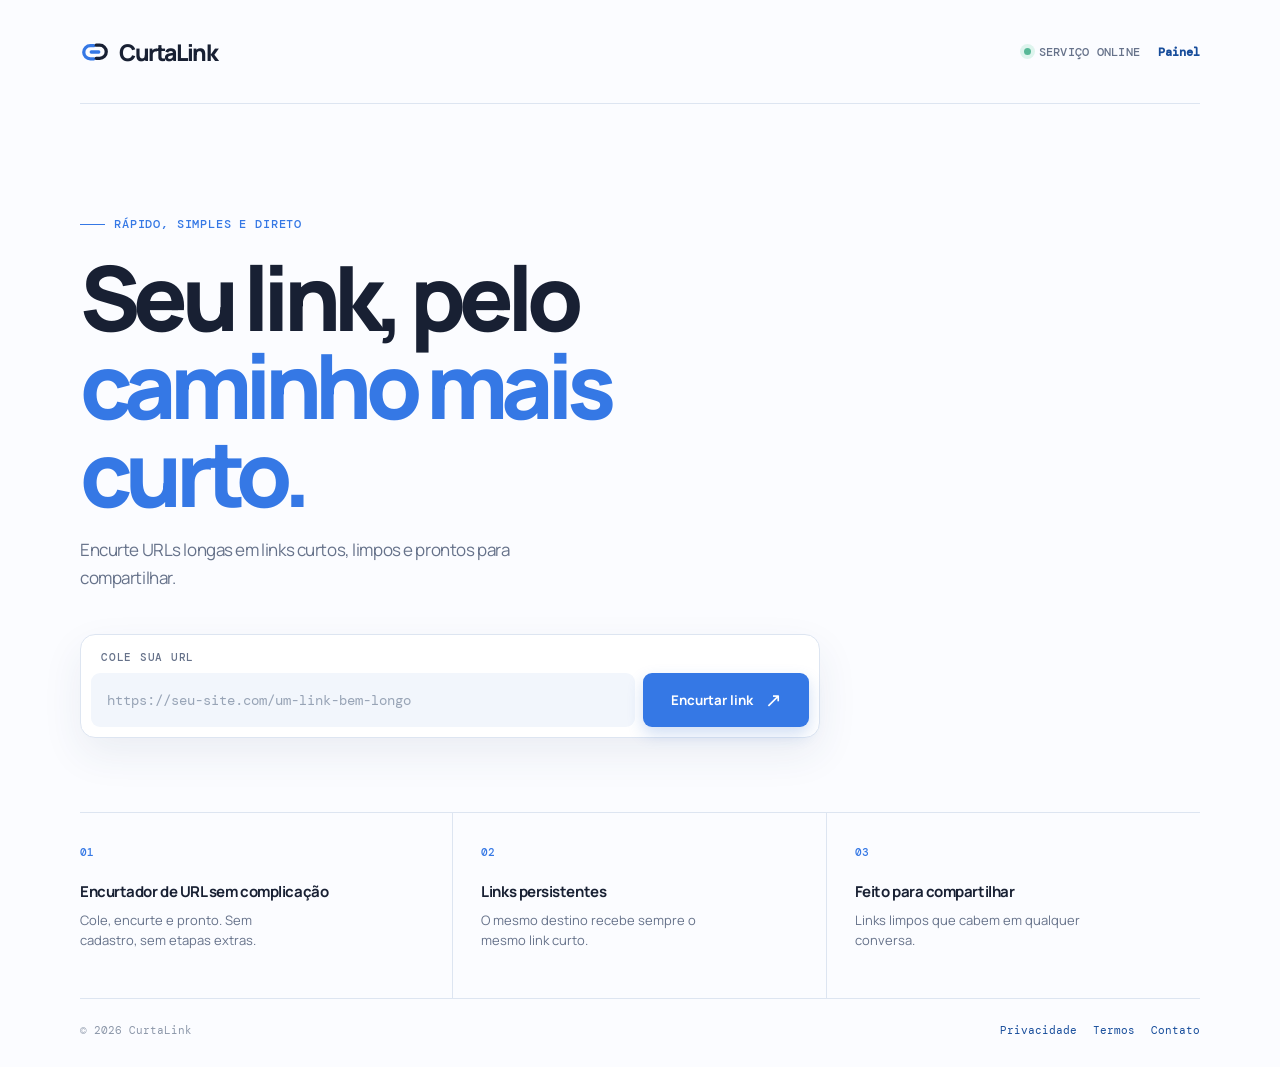
<file: encurtador-url/src/main/resources/static/index.html>
<!doctype html>
<html lang="pt-BR">
  <head>
    <meta charset="UTF-8" />
    <meta name="viewport" content="width=device-width, initial-scale=1.0" />
    <meta name="description" content="CurtaLink é um encurtador de URL gratuito, rápido e simples para criar links curtos e fáceis de compartilhar." />
    <meta name="robots" content="index,follow,max-image-preview:large,max-snippet:-1,max-video-preview:-1" />
    <meta name="theme-color" content="#3578e5" />
    <meta name="application-name" content="CurtaLink" />
    <meta property="og:type" content="website" />
    <meta property="og:locale" content="pt_BR" />
    <meta property="og:title" content="CurtaLink — Encurtador de URL gratuito" />
    <meta property="og:description" content="Transforme URLs longas em links curtos, limpos e fáceis de compartilhar." />
    <meta name="twitter:card" content="summary" />
    <meta name="twitter:title" content="CurtaLink — Encurtador de URL gratuito" />
    <meta name="twitter:description" content="Transforme URLs longas em links curtos, limpos e fáceis de compartilhar." />
    <title>CurtaLink — Encurtador de URL gratuito</title>
    <link rel="icon" href="logo.svg" type="image/svg+xml" />
    <link rel="preconnect" href="https://fonts.googleapis.com" />
    <link rel="preconnect" href="https://fonts.gstatic.com" crossorigin />
    <link href="https://fonts.googleapis.com/css2?family=DM+Mono:wght@400;500&family=Manrope:wght@400;500;600;700;800&display=swap" rel="stylesheet" />
    <link rel="stylesheet" href="styles.css" />
    <script src="seo.js"></script>
    <script async src="https://pagead2.googlesyndication.com/pagead/js/adsbygoogle.js?client=ca-pub-1899340171924938" crossorigin="anonymous"></script>
  </head>
  <body>
    <aside class="ad-rail ad-rail-left" aria-label="Espaço reservado para publicidade">Publicidade</aside>
    <aside class="ad-rail ad-rail-right" aria-label="Espaço reservado para publicidade">Publicidade</aside>
    <main class="page-shell">
      <nav class="nav" aria-label="Navegação principal">
        <a class="brand" href="/" aria-label="CurtaLink — início"><img class="brand-mark" src="logo.svg" alt="" />CurtaLink</a>
        <span class="nav-tools"><span class="nav-status"><i></i> serviço online</span><a class="panel-link" href="painel.html">Painel</a></span>
      </nav>

      <section class="hero" aria-labelledby="page-title">
        <div class="hero-copy">
          <div class="eyebrow"><span></span> rápido, simples e direto</div>
          <h1 id="page-title">Seu link, pelo<br /><em>caminho mais curto.</em></h1>
          <p class="intro">Encurte URLs longas em links curtos, limpos e prontos para compartilhar.</p>

          <form id="shorten-form" class="shorten-card" novalidate>
            <label for="url">Cole sua URL</label>
            <div class="input-row">
              <input id="url" name="url" type="url" inputmode="url" autocomplete="url" placeholder="https://seu-site.com/um-link-bem-longo" required />
              <button id="submit-button" type="submit">
                <span class="button-label">Encurtar link</span>
                <span class="loading-orbit" aria-hidden="true"><i></i><i></i><i></i></span>
                <b class="button-icon" aria-hidden="true">↗</b>
              </button>
            </div>
            <p id="form-message" class="form-message" aria-live="polite"></p>
          </form>
        </div>

        <section id="result" class="result-card" hidden aria-live="polite">
          <div class="result-heading">
            <span class="success-icon">✓</span>
            <div><strong>Seu link está pronto</strong><small>Copie e compartilhe onde quiser.</small></div>
          </div>
          <div class="result-link-row">
            <a id="short-link" href="#" target="_blank" rel="noopener noreferrer"></a>
            <button id="copy-button" type="button" aria-label="Copiar link encurtado"><span>Copiar</span><span class="copy-icon" aria-hidden="true">⧉</span></button>
          </div>
          <a id="original-link" class="original-link" href="#" target="_blank" rel="noopener noreferrer"></a>
        </section>
      </section>

      <section class="benefits" aria-label="Benefícios">
        <article><span>01</span><h2>Encurtador de URL sem complicação</h2><p>Cole, encurte e pronto. Sem cadastro, sem etapas extras.</p></article>
        <article><span>02</span><h2>Links persistentes</h2><p>O mesmo destino recebe sempre o mesmo link curto.</p></article>
        <article><span>03</span><h2>Feito para compartilhar</h2><p>Links limpos que cabem em qualquer conversa.</p></article>
      </section>
      <footer><span>© <span id="year"></span> CurtaLink</span><span class="footer-links"><a href="privacidade.html">Privacidade</a><a href="termos.html">Termos</a><a href="contato.html">Contato</a></span></footer>
    </main>
    <script src="app.js"></script>
  </body>
</html>
</file>
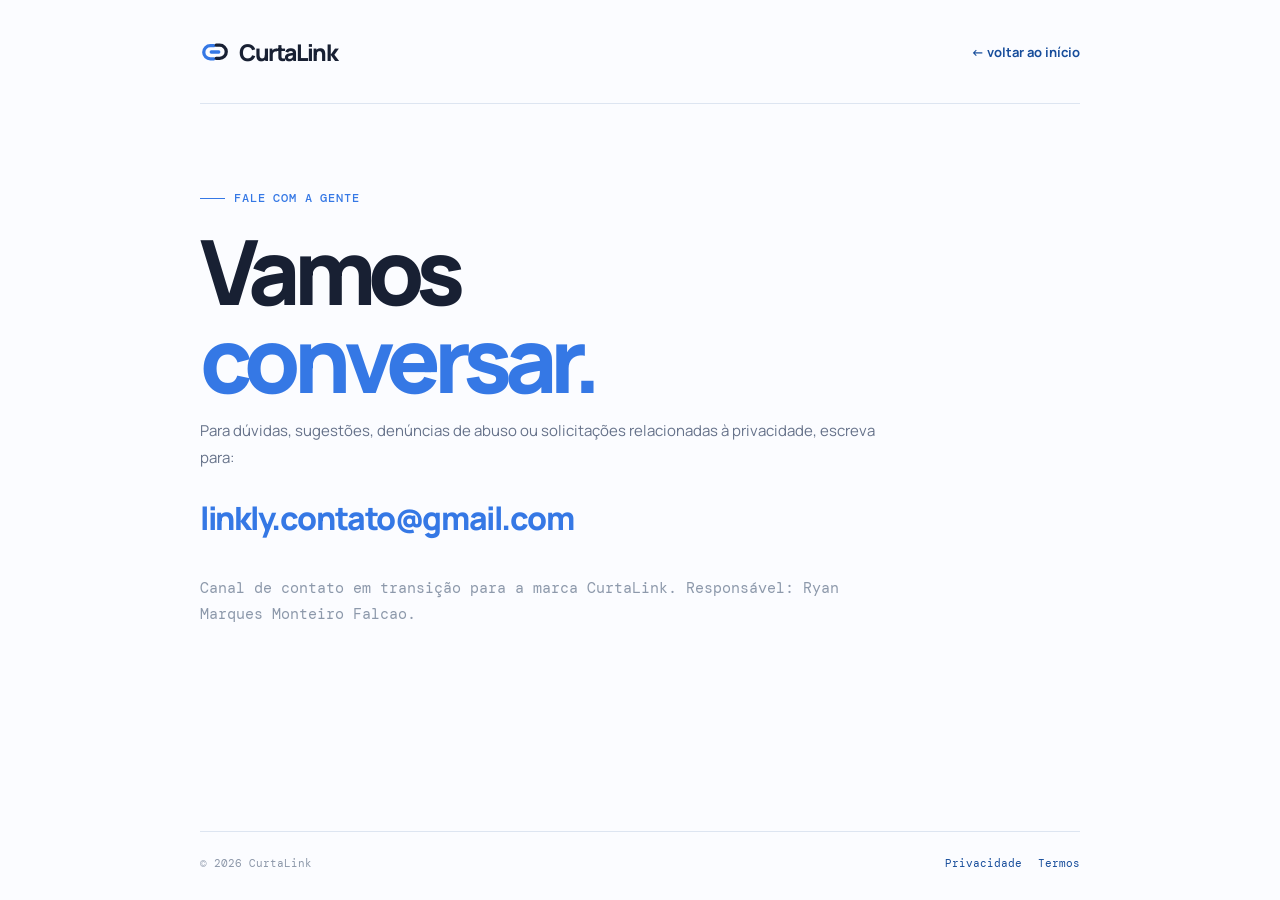
<file: encurtador-url/src/main/resources/static/contato.html>
<!doctype html>
<html lang="pt-BR"><head><meta charset="UTF-8" /><meta name="viewport" content="width=device-width, initial-scale=1.0" /><meta name="description" content="Fale com a equipe do CurtaLink para tirar dúvidas, enviar sugestões ou denunciar abuso." /><meta name="robots" content="index,follow" /><meta property="og:type" content="website" /><meta property="og:locale" content="pt_BR" /><meta property="og:title" content="Contato — CurtaLink" /><title>Contato — CurtaLink</title><link rel="icon" href="logo.svg" type="image/svg+xml" /><link rel="preconnect" href="https://fonts.googleapis.com" /><link rel="preconnect" href="https://fonts.gstatic.com" crossorigin /><link href="https://fonts.googleapis.com/css2?family=DM+Mono:wght@400;500&family=Manrope:wght@400;500;600;700;800&display=swap" rel="stylesheet" /><link rel="stylesheet" href="styles.css" /><script src="seo.js"></script><script async src="https://pagead2.googlesyndication.com/pagead/js/adsbygoogle.js?client=ca-pub-1899340171924938" crossorigin="anonymous"></script></head>
<body><main class="page-shell legal-shell"><nav class="nav"><a class="brand" href="/"><img class="brand-mark" src="logo.svg" alt="" />CurtaLink</a><a class="back-link" href="/">← voltar ao início</a></nav><article class="legal-content contact-content"><span class="eyebrow"><span></span> fale com a gente</span><h1>Vamos<br /><em>conversar.</em></h1><p>Para dúvidas, sugestões, denúncias de abuso ou solicitações relacionadas à privacidade, escreva para:</p><a class="contact-email" href="mailto:linkly.contato@gmail.com">linkly.contato@gmail.com</a><p class="legal-note">Canal de contato em transição para a marca CurtaLink. Responsável: Ryan Marques Monteiro Falcao.</p></article><footer><span>© 2026 CurtaLink</span><span class="footer-links"><a href="privacidade.html">Privacidade</a><a href="termos.html">Termos</a></span></footer></main></body></html>
</file>
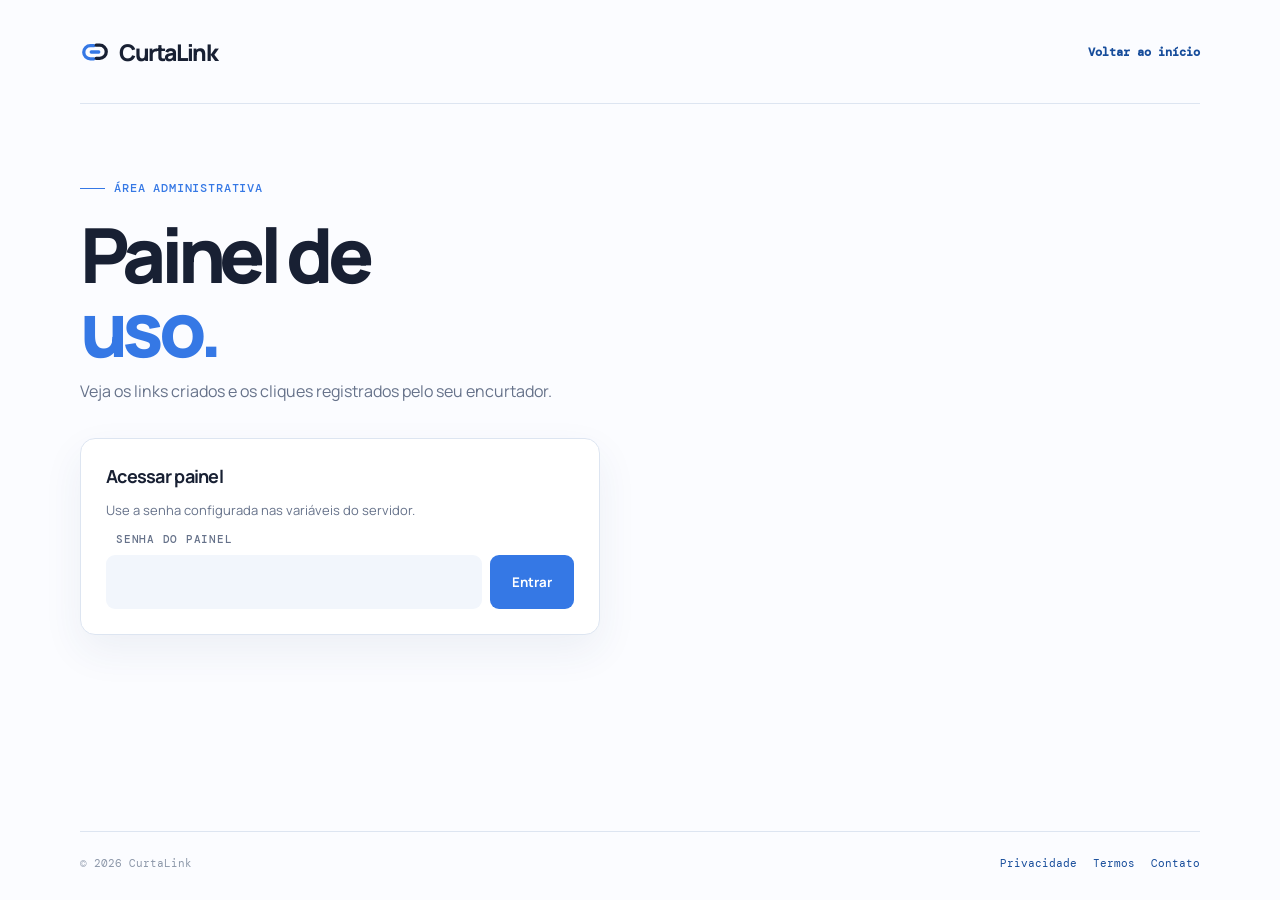
<file: encurtador-url/src/main/resources/static/painel.html>
<!doctype html>
<html lang="pt-BR">
  <head>
    <meta charset="UTF-8" />
    <meta name="viewport" content="width=device-width, initial-scale=1.0" />
    <meta name="description" content="Painel administrativo do CurtaLink." />
    <meta name="robots" content="noindex,nofollow,noarchive" />
    <title>CurtaLink — Painel</title>
    <link rel="icon" href="logo.svg" type="image/svg+xml" />
    <link rel="preconnect" href="https://fonts.googleapis.com" />
    <link rel="preconnect" href="https://fonts.gstatic.com" crossorigin />
    <link href="https://fonts.googleapis.com/css2?family=DM+Mono:wght@400;500&family=Manrope:wght@400;500;600;700;800&display=swap" rel="stylesheet" />
    <link rel="stylesheet" href="styles.css" />
    <script async src="https://pagead2.googlesyndication.com/pagead/js/adsbygoogle.js?client=ca-pub-1899340171924938" crossorigin="anonymous"></script>
  </head>
  <body>
    <main class="page-shell panel-shell">
      <nav class="nav" aria-label="Navegação principal">
        <a class="brand" href="/" aria-label="CurtaLink — início"><img class="brand-mark" src="logo.svg" alt="" />CurtaLink</a>
        <a class="panel-link" href="/">Voltar ao início</a>
      </nav>

      <section class="panel-intro">
        <div class="eyebrow"><span></span> área administrativa</div>
        <h1>Painel de<br /><em>uso.</em></h1>
        <p>Veja os links criados e os cliques registrados pelo seu encurtador.</p>
      </section>

      <section id="login-card" class="panel-login" aria-labelledby="login-title">
        <h2 id="login-title">Acessar painel</h2>
        <p>Use a senha configurada nas variáveis do servidor.</p>
        <form id="login-form">
          <label for="admin-password">Senha do painel</label>
          <div class="panel-login-row"><input id="admin-password" type="password" autocomplete="current-password" required /><button type="submit">Entrar</button></div>
          <p id="login-message" class="form-message" aria-live="polite"></p>
        </form>
      </section>

      <section id="dashboard" hidden aria-live="polite">
        <div class="dashboard-head"><h2>Visão geral</h2><button id="logout" class="quiet-button" type="button">Sair</button></div>
        <div class="metrics-grid">
          <article><span>Links criados</span><strong id="links-count">—</strong><small>em todo o site</small></article>
          <article><span>Cliques totais</span><strong id="clicks-count">—</strong><small>em todo o site</small></article>
        </div>
        <section class="links-table-wrap" aria-labelledby="links-title">
          <div class="table-heading"><h2 id="links-title">Links recentes</h2><button id="refresh" class="quiet-button" type="button">Atualizar</button></div>
          <div class="links-table-scroll"><table><thead><tr><th>Link curto</th><th>Destino</th><th>Criado em</th><th>Cliques</th></tr></thead><tbody id="links-list"></tbody></table></div>
          <p id="empty-links" class="empty-links" hidden>Nenhum link criado ainda.</p>
        </section>
      </section>
      <footer><span>© <span id="year"></span> CurtaLink</span><span class="footer-links"><a href="privacidade.html">Privacidade</a><a href="termos.html">Termos</a><a href="contato.html">Contato</a></span></footer>
    </main>
    <script src="painel.js"></script>
  </body>
</html>
</file>
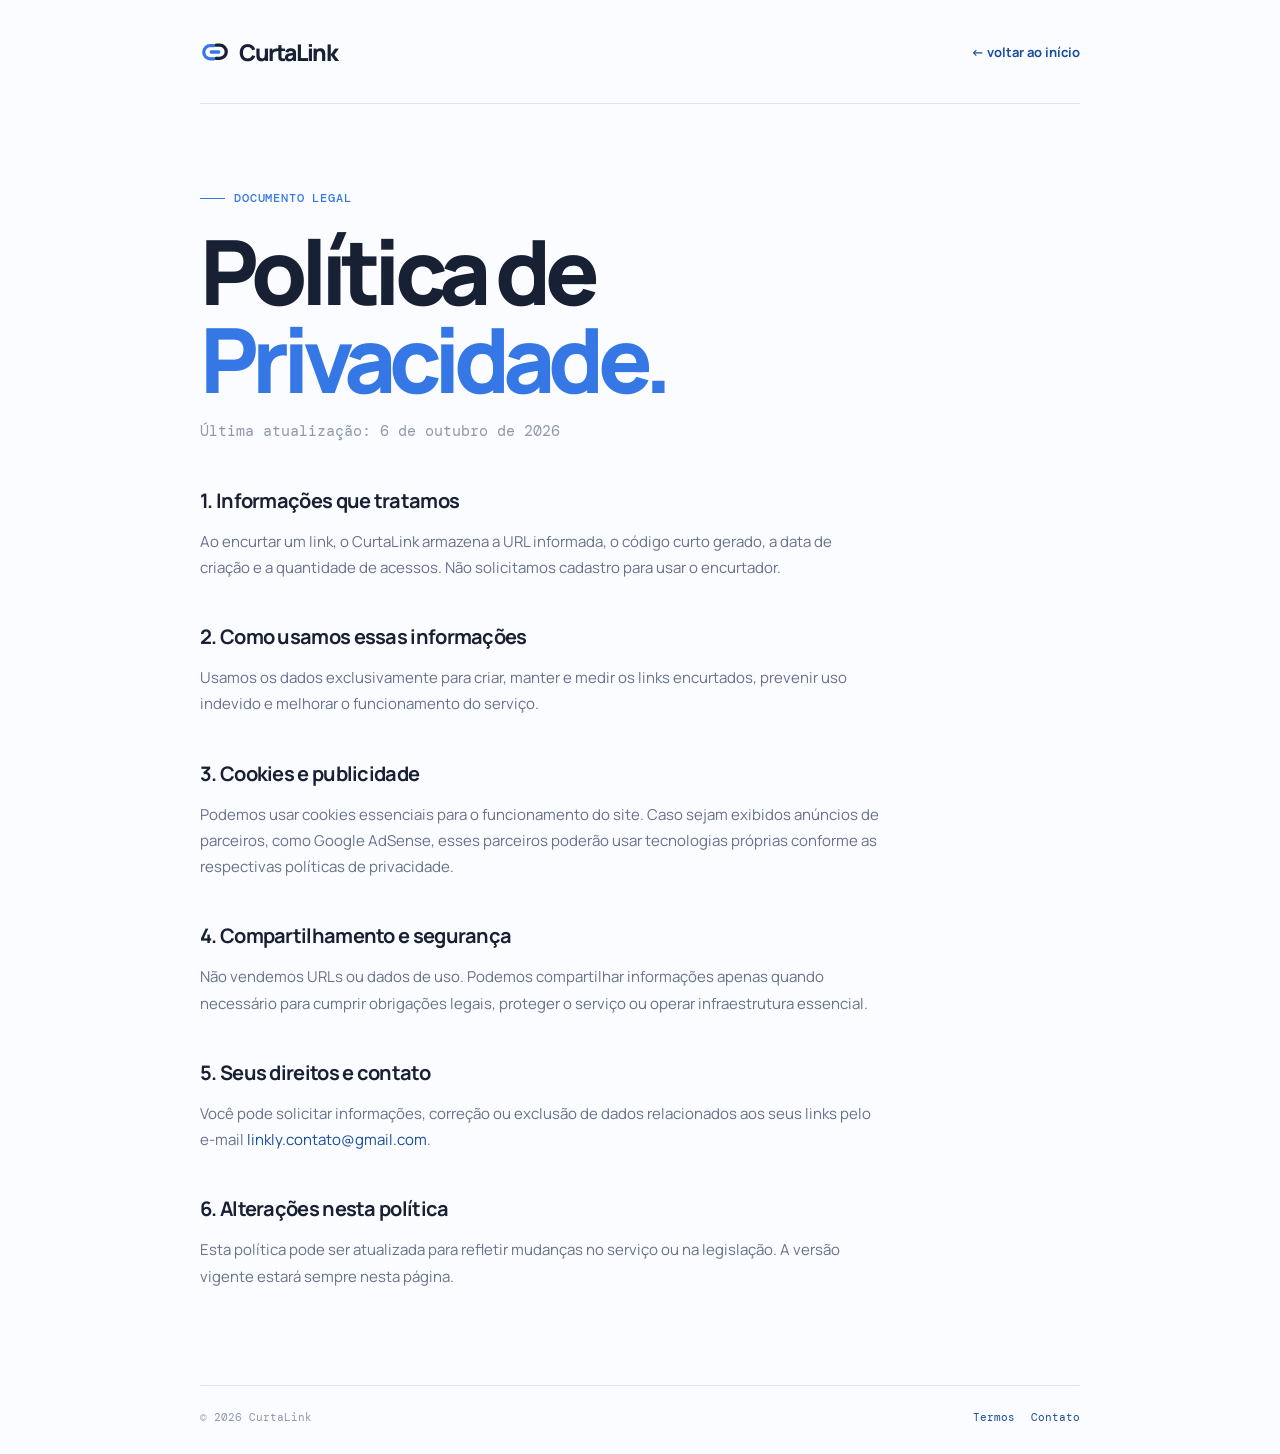
<file: encurtador-url/src/main/resources/static/privacidade.html>
<!doctype html>
<html lang="pt-BR"><head><meta charset="UTF-8" /><meta name="viewport" content="width=device-width, initial-scale=1.0" /><meta name="description" content="Política de Privacidade do CurtaLink, encurtador de URL gratuito." /><meta name="robots" content="index,follow" /><meta property="og:type" content="website" /><meta property="og:locale" content="pt_BR" /><meta property="og:title" content="Política de Privacidade — CurtaLink" /><title>Política de Privacidade — CurtaLink</title><link rel="icon" href="logo.svg" type="image/svg+xml" /><link rel="preconnect" href="https://fonts.googleapis.com" /><link rel="preconnect" href="https://fonts.gstatic.com" crossorigin /><link href="https://fonts.googleapis.com/css2?family=DM+Mono:wght@400;500&family=Manrope:wght@400;500;600;700;800&display=swap" rel="stylesheet" /><link rel="stylesheet" href="styles.css" /><script src="seo.js"></script></head>
<body><main class="page-shell legal-shell"><nav class="nav"><a class="brand" href="/"><img class="brand-mark" src="logo.svg" alt="" />CurtaLink</a><a class="back-link" href="/">← voltar ao início</a></nav><article class="legal-content"><span class="eyebrow"><span></span> documento legal</span><h1>Política de<br /><em>Privacidade.</em></h1><p class="legal-date">Última atualização: 6 de outubro de 2026</p><h2>1. Informações que tratamos</h2><p>Ao encurtar um link, o CurtaLink armazena a URL informada, o código curto gerado, a data de criação e a quantidade de acessos. Não solicitamos cadastro para usar o encurtador.</p><h2>2. Como usamos essas informações</h2><p>Usamos os dados exclusivamente para criar, manter e medir os links encurtados, prevenir uso indevido e melhorar o funcionamento do serviço.</p><h2>3. Cookies e publicidade</h2><p>Podemos usar cookies essenciais para o funcionamento do site. Caso sejam exibidos anúncios de parceiros, como Google AdSense, esses parceiros poderão usar tecnologias próprias conforme as respectivas políticas de privacidade.</p><h2>4. Compartilhamento e segurança</h2><p>Não vendemos URLs ou dados de uso. Podemos compartilhar informações apenas quando necessário para cumprir obrigações legais, proteger o serviço ou operar infraestrutura essencial.</p><h2>5. Seus direitos e contato</h2><p>Você pode solicitar informações, correção ou exclusão de dados relacionados aos seus links pelo e-mail <a href="mailto:linkly.contato@gmail.com">linkly.contato@gmail.com</a>.</p><h2>6. Alterações nesta política</h2><p>Esta política pode ser atualizada para refletir mudanças no serviço ou na legislação. A versão vigente estará sempre nesta página.</p></article><footer><span>© 2026 CurtaLink</span><span class="footer-links"><a href="termos.html">Termos</a><a href="contato.html">Contato</a></span></footer></main></body></html>
</file>
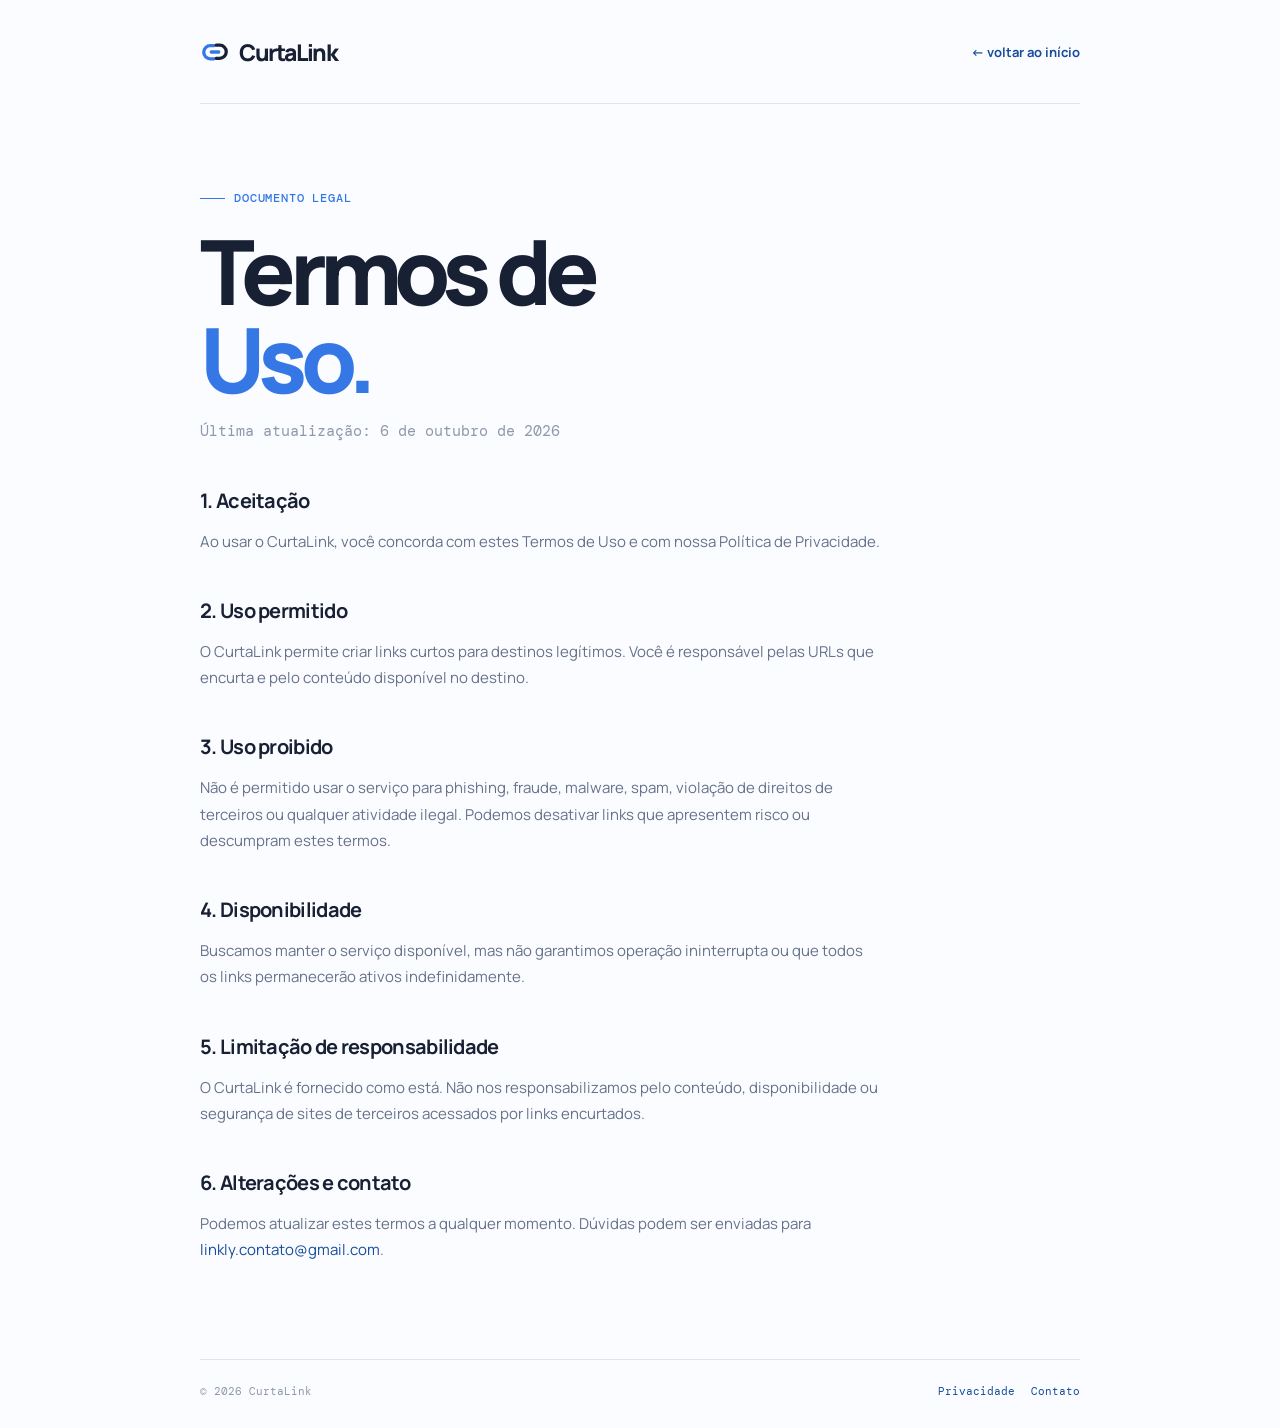
<file: encurtador-url/src/main/resources/static/termos.html>
<!doctype html>
<html lang="pt-BR"><head><meta charset="UTF-8" /><meta name="viewport" content="width=device-width, initial-scale=1.0" /><meta name="description" content="Termos de Uso do CurtaLink, encurtador de URL gratuito." /><meta name="robots" content="index,follow" /><meta property="og:type" content="website" /><meta property="og:locale" content="pt_BR" /><meta property="og:title" content="Termos de Uso — CurtaLink" /><title>Termos de Uso — CurtaLink</title><link rel="icon" href="logo.svg" type="image/svg+xml" /><link rel="preconnect" href="https://fonts.googleapis.com" /><link rel="preconnect" href="https://fonts.gstatic.com" crossorigin /><link href="https://fonts.googleapis.com/css2?family=DM+Mono:wght@400;500&family=Manrope:wght@400;500;600;700;800&display=swap" rel="stylesheet" /><link rel="stylesheet" href="styles.css" /><script src="seo.js"></script></head>
<body><main class="page-shell legal-shell"><nav class="nav"><a class="brand" href="/"><img class="brand-mark" src="logo.svg" alt="" />CurtaLink</a><a class="back-link" href="/">← voltar ao início</a></nav><article class="legal-content"><span class="eyebrow"><span></span> documento legal</span><h1>Termos de<br /><em>Uso.</em></h1><p class="legal-date">Última atualização: 6 de outubro de 2026</p><h2>1. Aceitação</h2><p>Ao usar o CurtaLink, você concorda com estes Termos de Uso e com nossa Política de Privacidade.</p><h2>2. Uso permitido</h2><p>O CurtaLink permite criar links curtos para destinos legítimos. Você é responsável pelas URLs que encurta e pelo conteúdo disponível no destino.</p><h2>3. Uso proibido</h2><p>Não é permitido usar o serviço para phishing, fraude, malware, spam, violação de direitos de terceiros ou qualquer atividade ilegal. Podemos desativar links que apresentem risco ou descumpram estes termos.</p><h2>4. Disponibilidade</h2><p>Buscamos manter o serviço disponível, mas não garantimos operação ininterrupta ou que todos os links permanecerão ativos indefinidamente.</p><h2>5. Limitação de responsabilidade</h2><p>O CurtaLink é fornecido como está. Não nos responsabilizamos pelo conteúdo, disponibilidade ou segurança de sites de terceiros acessados por links encurtados.</p><h2>6. Alterações e contato</h2><p>Podemos atualizar estes termos a qualquer momento. Dúvidas podem ser enviadas para <a href="mailto:linkly.contato@gmail.com">linkly.contato@gmail.com</a>.</p></article><footer><span>© 2026 CurtaLink</span><span class="footer-links"><a href="privacidade.html">Privacidade</a><a href="contato.html">Contato</a></span></footer></main></body></html>
</file>
<file: encurtador-url/src/main/resources/static/styles.css>
:root { --ink:#182033; --muted:#66728a; --paper:#fbfcff; --blue:#3578e5; --blue-dark:#174d9b; --blue-pale:#eaf2ff; --line:#dde5f1; --card:#fff; }
* { box-sizing:border-box; } body { margin:0; color:var(--ink); background:var(--paper); font-family:Manrope,Arial,sans-serif; } body::before { position:fixed; inset:0; z-index:-1; content:""; opacity:.42; background-image:radial-gradient(#cad7ea .7px,transparent .7px); background-size:12px 12px; pointer-events:none; }.page-shell { width:min(1120px,calc(100% - 48px)); min-height:100vh; margin:auto; display:flex; flex-direction:column; }.nav { height:104px; display:flex; align-items:center; justify-content:space-between; border-bottom:1px solid var(--line); }.brand { display:inline-flex; align-items:center; gap:9px; color:var(--ink); font-size:23px; font-weight:800; letter-spacing:-1.4px; text-decoration:none; }.brand-mark { width:30px; height:30px; display:block; }.nav-status { display:flex; align-items:center; gap:8px; color:var(--muted); font:500 12px "DM Mono",monospace; letter-spacing:.02em; text-transform:uppercase; }.nav-status i { width:7px; height:7px; border-radius:50%; background:#57b897; box-shadow:0 0 0 4px #ddf4ed; }
.ad-rail { position:fixed; top:50%; z-index:2; width:120px; height:600px; display:grid; place-items:center; color:#a7b0c0; border:1px dashed #d9e0eb; background:rgba(248,250,254,.76); font:500 10px "DM Mono",monospace; letter-spacing:.11em; text-transform:uppercase; transform:translateY(-45%); writing-mode:vertical-rl; }.ad-rail-left { left:max(20px, calc((100vw - 1440px) / 2)); }.ad-rail-right { right:max(20px, calc((100vw - 1440px) / 2)); }
.hero { padding:clamp(64px,9vw,112px) 0 74px; }.eyebrow { display:flex; align-items:center; gap:9px; color:var(--blue); font:500 12px "DM Mono",monospace; letter-spacing:.07em; text-transform:uppercase; }.eyebrow span { width:25px; height:1px; background:var(--blue); }h1 { max-width:760px; margin:21px 0 18px; font-size:clamp(52px,7.4vw,90px); font-weight:800; letter-spacing:-.075em; line-height:.98; }h1 em { color:var(--blue); font-style:normal; }.intro { width:min(100%,490px); margin:0 0 42px; color:var(--muted); font-size:17px; line-height:1.65; letter-spacing:-.025em; }
.shorten-card { max-width:740px; padding:10px; border:1px solid var(--line); border-radius:15px; background:var(--card); box-shadow:0 16px 40px rgba(38,64,107,.08); }label { display:block; margin:5px 10px 9px; color:var(--muted); font:500 11px "DM Mono",monospace; letter-spacing:.07em; text-transform:uppercase; }.input-row { display:flex; gap:8px; }input { min-width:0; flex:1; padding:17px 15px; outline:none; border:1px solid transparent; border-radius:9px; color:var(--ink); background:#f2f6fc; font:400 14px "DM Mono",monospace; transition:border .2s,box-shadow .2s; }input::placeholder { color:#98a4b6; }input:focus { border-color:#7baafb; box-shadow:0 0 0 3px #e5efff; }button { border:0; border-radius:9px; cursor:pointer; font-family:inherit; font-weight:700; transition:transform .2s,background .2s; }button:hover { transform:translateY(-1px); }#submit-button { position:relative; display:flex; min-width:166px; align-items:center; justify-content:center; gap:12px; overflow:hidden; padding:0 18px; color:#fff; background:var(--blue); box-shadow:0 7px 16px rgba(43,104,205,.22); white-space:nowrap; }#submit-button b { font-size:20px; font-weight:500; }.loading-orbit { position:relative; display:none; width:21px; height:21px; animation:orbit 1.2s cubic-bezier(.5,0,.5,1) infinite; }.loading-orbit i { position:absolute; width:5px; height:5px; border-radius:50%; background:#fff; }.loading-orbit i:nth-child(1) { top:0; left:8px; }.loading-orbit i:nth-child(2) { right:0; bottom:3px; opacity:.68; }.loading-orbit i:nth-child(3) { bottom:3px; left:0; opacity:.38; }#submit-button.is-loading { cursor:wait; transform:none; background:#427fe0; }#submit-button.is-loading .button-icon { display:none; }#submit-button.is-loading .loading-orbit { display:block; }.form-message { min-height:0; margin:0 10px; color:#bd4b45; font-size:12px; line-height:1.25; }.form-message:not(:empty) { margin-top:9px; margin-bottom:3px; }
.result-card { max-width:740px; margin-top:17px; padding:18px; border:1px solid #cbdcf6; border-radius:15px; background:#f8fbff; animation:rise .35s ease-out; }.result-heading { display:flex; align-items:center; gap:11px; margin-bottom:15px; }.success-icon { width:28px; height:28px; display:grid; place-items:center; border-radius:50%; color:#fff; background:var(--blue); font-weight:800; }.result-heading strong,.result-heading small { display:block; }.result-heading strong { font-size:14px; }.result-heading small { margin-top:2px; color:var(--muted); font-size:12px; }.result-link-row { display:flex; align-items:center; gap:9px; padding:8px 8px 8px 14px; border:1px solid #e0e7f2; border-radius:10px; background:#fff; }.result-link-row a { overflow:hidden; flex:1; color:var(--blue-dark); font:500 14px "DM Mono",monospace; text-decoration:none; text-overflow:ellipsis; white-space:nowrap; }.result-link-row button { display:flex; align-items:center; gap:7px; padding:10px 12px; color:#fff; background:var(--ink); font-size:12px; }.copy-icon { font-size:17px; }.original-link { display:block; overflow:hidden; margin:12px 2px 0; color:var(--muted); font:400 11px "DM Mono",monospace; text-decoration:none; text-overflow:ellipsis; white-space:nowrap; }
.benefits { display:grid; grid-template-columns:repeat(3,1fr); border-top:1px solid var(--line); }.benefits article { min-height:185px; padding:26px 28px 25px 0; border-right:1px solid var(--line); }.benefits article:not(:first-child) { padding-left:28px; }.benefits article:last-child { border-right:0; }.benefits span { color:var(--blue); font:500 11px "DM Mono",monospace; }.benefits h2 { margin:20px 0 8px; font-size:15px; letter-spacing:-.03em; }.benefits p { max-width:230px; margin:0; color:var(--muted); font-size:13px; line-height:1.6; }footer { display:flex; justify-content:space-between; padding:24px 0 30px; margin-top:auto; border-top:1px solid var(--line); color:#8c97a9; font:400 11px "DM Mono",monospace; }
@keyframes rise { from { opacity:0; transform:translateY(8px); } to { opacity:1; transform:translateY(0); } }@keyframes orbit { to { transform:rotate(360deg); } }
@media (max-width:650px) { .page-shell { width:min(100% - 32px,1120px); }.nav { height:77px; }.nav-status { font-size:10px; }.hero { padding-top:66px; }.input-row { flex-direction:column; }#submit-button { min-height:52px; justify-content:space-between; }.benefits { grid-template-columns:1fr; }.benefits article,.benefits article:not(:first-child) { min-height:0; padding:23px 0; border-right:0; border-bottom:1px solid var(--line); }.benefits article:last-child { border-bottom:0; }.result-link-row { flex-direction:column; align-items:stretch; }.result-link-row a { padding:7px 0; }.result-link-row button { justify-content:center; } }@media (max-width:1320px) { .ad-rail { display:none; } }@media (prefers-reduced-motion:reduce) { *,*::before,*::after { animation-duration:.01ms!important; animation-iteration-count:1!important; transition-duration:.01ms!important; } }
.footer-links { display:flex; gap:16px; }.footer-links a,.legal-content a { color:var(--blue-dark); text-decoration:none; }.footer-links a:hover,.legal-content a:hover { text-decoration:underline; }.back-link { color:var(--blue-dark); font-size:13px; font-weight:700; text-decoration:none; }.legal-shell { width:min(880px,calc(100% - 48px)); }.legal-content { width:min(100%,680px); padding:86px 0 80px; }.legal-content h1 { margin-bottom:14px; }.legal-content h2 { margin:42px 0 10px; font-size:20px; letter-spacing:-.035em; }.legal-content p { color:var(--muted); font-size:15px; line-height:1.75; }.legal-date,.legal-note { color:#8d99ab!important; font:400 12px "DM Mono",monospace; }.contact-content { min-height:calc(100vh - 208px); }.contact-email { display:inline-block; margin:10px 0 20px; color:var(--blue)!important; font-size:clamp(21px,4vw,32px); font-weight:800; letter-spacing:-.045em; }@media (max-width:650px) { .legal-shell { width:min(100% - 32px,880px); }.legal-content { padding:60px 0; }.back-link { font-size:12px; }.footer-links { gap:12px; } }
.nav-tools { display:flex; align-items:center; gap:18px; }.panel-link { color:var(--blue-dark); font:700 12px "DM Mono",monospace; text-decoration:none; }.panel-link:hover { text-decoration:underline; }.panel-intro { padding:76px 0 34px; }.panel-intro h1 { margin-bottom:12px; font-size:clamp(48px,6.5vw,76px); }.panel-intro p { max-width:480px; margin:0; color:var(--muted); line-height:1.65; }.panel-login { max-width:520px; padding:25px; border:1px solid var(--line); border-radius:15px; background:#fff; box-shadow:0 16px 40px rgba(38,64,107,.07); }.panel-login h2,.dashboard-head h2,.table-heading h2 { margin:0; font-size:18px; letter-spacing:-.04em; }.panel-login p { color:var(--muted); font-size:13px; }.panel-login-row { display:flex; gap:8px; }.panel-login-row button { padding:0 22px; color:#fff; background:var(--blue); }.dashboard-head,.table-heading { display:flex; align-items:center; justify-content:space-between; }.dashboard-head { margin:8px 0 18px; }.quiet-button { padding:8px 10px; border:1px solid var(--line); color:var(--blue-dark); background:#fff; font-size:12px; }.metrics-grid { display:grid; grid-template-columns:repeat(2,minmax(0,1fr)); gap:12px; }.metrics-grid article { padding:22px; border:1px solid var(--line); border-radius:13px; background:#fff; }.metrics-grid span,.metrics-grid small { display:block; color:var(--muted); font:500 11px "DM Mono",monospace; }.metrics-grid strong { display:block; margin:10px 0 4px; color:var(--blue); font-size:38px; letter-spacing:-.07em; }.links-table-wrap { margin:18px 0 68px; padding:20px; border:1px solid var(--line); border-radius:13px; background:#fff; }.table-heading { margin-bottom:15px; }.links-table-scroll { overflow:auto; }table { width:100%; min-width:620px; border-collapse:collapse; text-align:left; }th { padding:0 12px 11px; color:#8a96a8; border-bottom:1px solid var(--line); font:500 10px "DM Mono",monospace; letter-spacing:.05em; text-transform:uppercase; }td { max-width:290px; overflow:hidden; padding:13px 12px; border-bottom:1px solid #edf1f6; color:var(--muted); font:400 12px "DM Mono",monospace; text-overflow:ellipsis; white-space:nowrap; }td a { color:var(--blue-dark); font-weight:500; text-decoration:none; }.empty-links { margin:20px 0 0; color:var(--muted); font-size:13px; text-align:center; }@media (max-width:650px) { .nav-tools { gap:10px; }.nav-tools .nav-status { display:none; }.panel-intro { padding-top:58px; }.panel-login-row { flex-direction:column; }.panel-login-row button { min-height:48px; }.metrics-grid { grid-template-columns:1fr; }.links-table-wrap { padding:15px; } }
</file>
